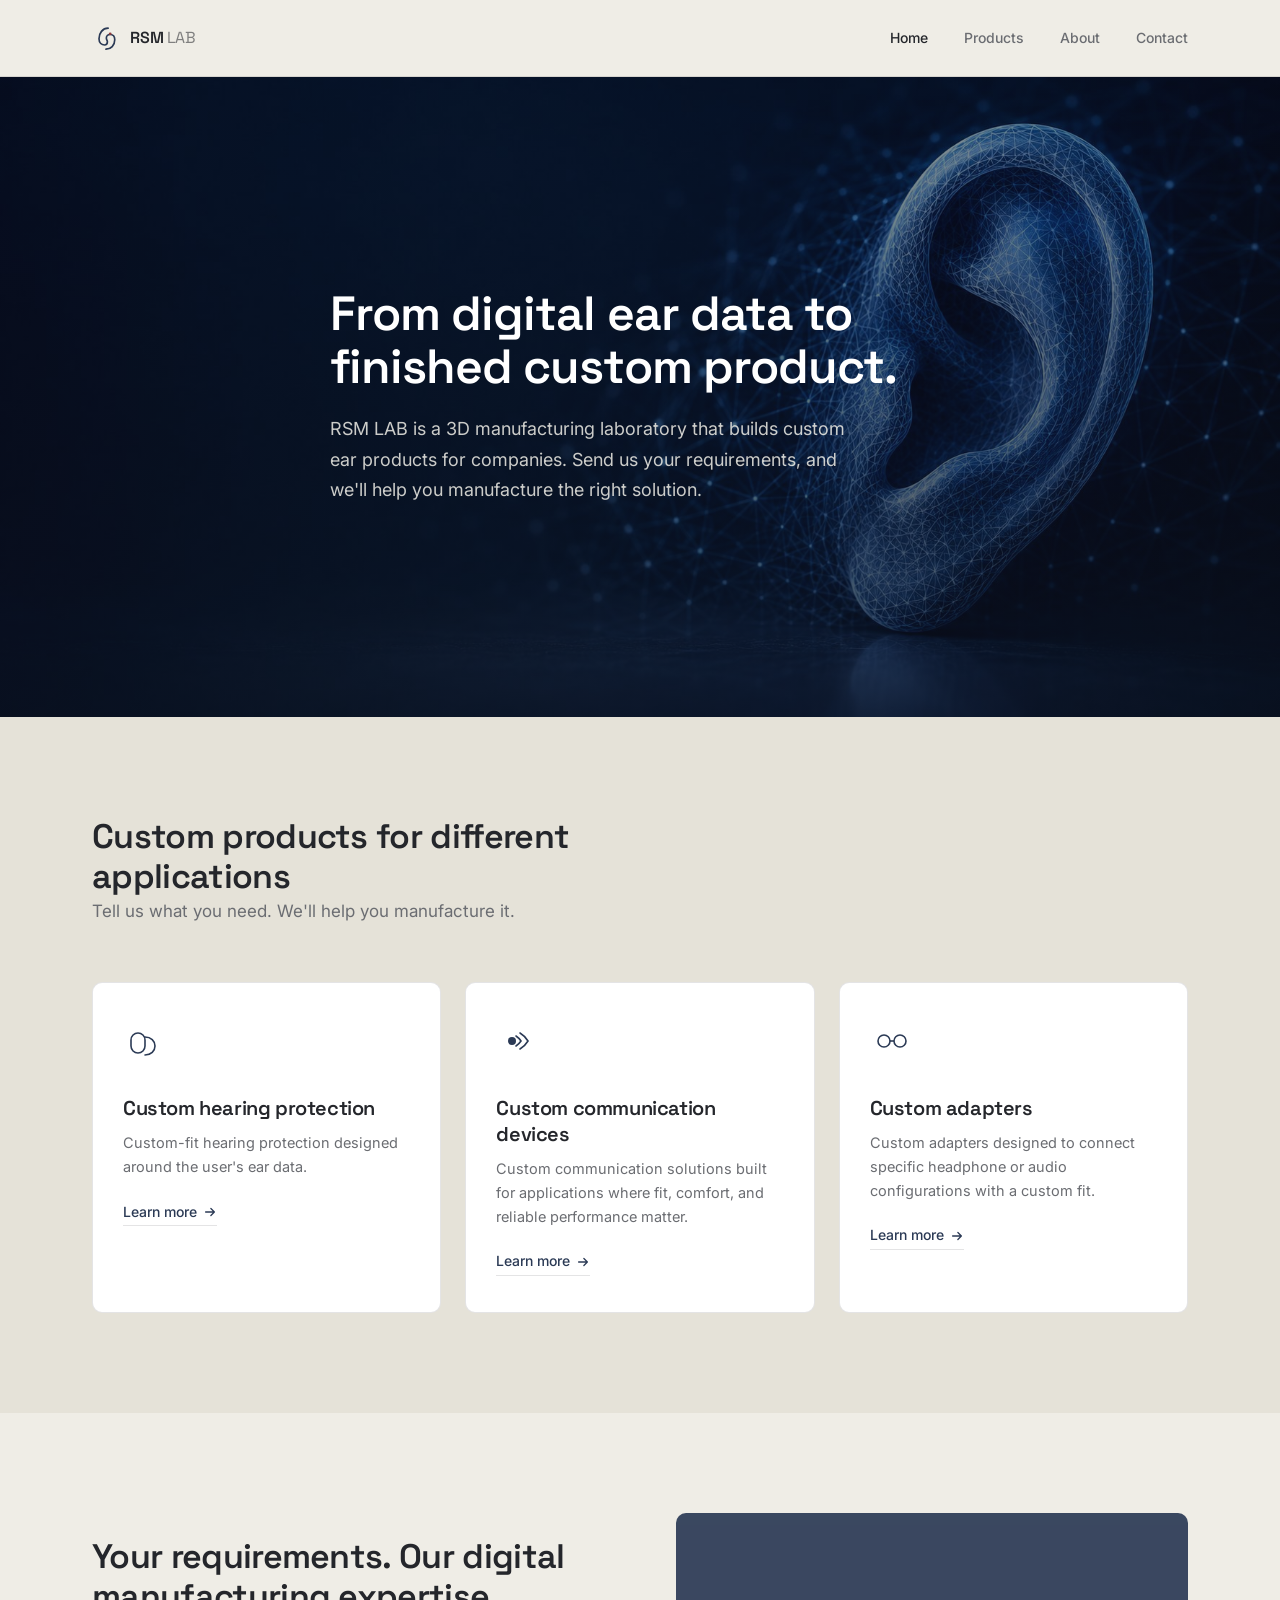
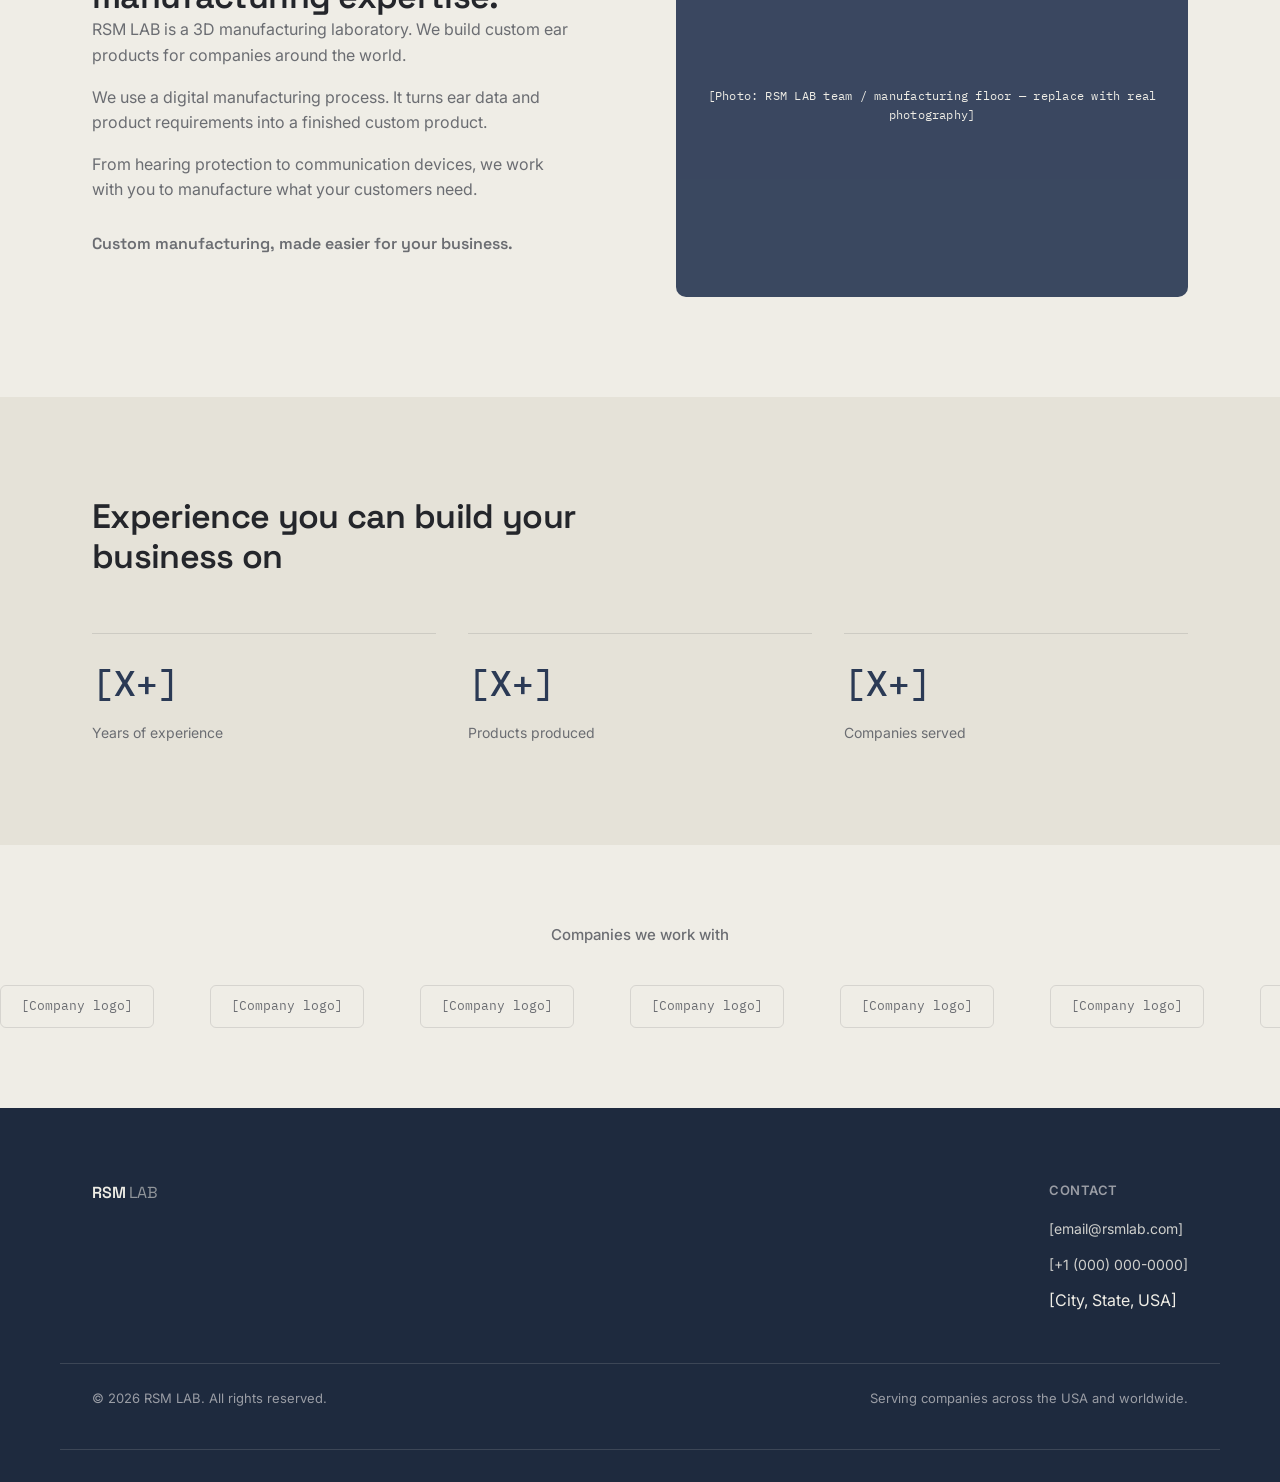
<file: index.html>
<!DOCTYPE html>
<html lang="en">
<head>
<meta charset="UTF-8">
<meta name="viewport" content="width=device-width, initial-scale=1.0">
<title>RSM LAB — Custom ear products, manufactured digitally</title>
<meta name="description" content="RSM LAB is a 3D manufacturing laboratory that builds custom hearing protection, communication devices, and adapters for companies.">
<link rel="preconnect" href="https://fonts.googleapis.com">
<link rel="preconnect" href="https://fonts.gstatic.com" crossorigin>
<link href="https://fonts.googleapis.com/css2?family=Space+Grotesk:wght@400;500;600;700&family=Inter:wght@400;500;600&family=IBM+Plex+Mono:wght@500&display=swap" rel="stylesheet">
<link rel="stylesheet" href="style.css">
</head>
<body>

<header class="nav">
  <div class="container">
    <a href="index.html" class="brand">
      <svg class="brand-mark" viewBox="0 0 40 40" fill="none"><path d="M23 6C15 6 10 13 10 21c0 6 4 9 8 9 3 0 4-2 4-4.5 0-2-1.5-3-1.5-5.5 0-3 2.5-5 5.5-5 4 0 6.5 3 6.5 7.5C32.5 30.5 27 36 20 36" stroke="#2B3A55" stroke-width="2.4" stroke-linecap="round"/><circle cx="26" cy="14" r="2" fill="#8C3B3B"/></svg>
      <span class="brand-word">RSM<span>LAB</span></span>
    </a>
    <div class="nav-links" id="nav-links">
      <a href="index.html" class="active">Home</a>
      <a href="products.html">Products</a>
      <a href="about.html">About</a>
      <a href="contact.html">Contact</a>
    </div>
    <button class="menu-toggle" aria-label="Open menu" aria-expanded="false" aria-controls="nav-links"><span></span><span></span><span></span></button>
  </div>
</header>

<section class="hero">
  <div class="container">
    <div class="hero-copy reveal">
      <h1>From digital ear data to finished custom product.</h1>
      <p class="lede">RSM LAB is a 3D manufacturing laboratory that builds custom ear products for companies. Send us your requirements, and we'll help you manufacture the right solution.</p>
    </div>
  </div>
</section>

<section class="section section-white" id="products-overview">
  <div class="container">
    <div class="section-head reveal">
      <h2>Custom products for different applications</h2>
      <p class="lede">Tell us what you need. We'll help you manufacture it.</p>
    </div>

    <div class="card-grid">
      <div class="product-card reveal">
        <svg class="product-icon" viewBox="0 0 44 44" fill="none"><rect x="8" y="14" width="14" height="20" rx="7" stroke="#2B3A55" stroke-width="1.6"/><path d="M22 18c6 0 10 4 10 9s-4 9-10 9" stroke="#2B3A55" stroke-width="1.6" stroke-linecap="round"/></svg>
        <h3>Custom hearing protection</h3>
        <p>Custom-fit hearing protection designed around the user's ear data.</p>
        <a href="products.html#hearing-protection" class="link-arrow">Learn more
          <svg viewBox="0 0 16 16" fill="none"><path d="M3 8h10M9 4l4 4-4 4" stroke="currentColor" stroke-width="1.5" stroke-linecap="round" stroke-linejoin="round"/></svg>
        </a>
      </div>

      <div class="product-card reveal">
        <svg class="product-icon" viewBox="0 0 44 44" fill="none"><circle cx="16" cy="22" r="4" fill="#2B3A55"/><path d="M24 14c5 3 8 8 8 8s-3 5-8 8" stroke="#2B3A55" stroke-width="1.6" stroke-linecap="round"/><path d="M20 17c3 2 5 5 5 5s-2 3-5 5" stroke="#2B3A55" stroke-width="1.6" stroke-linecap="round"/></svg>
        <h3>Custom communication devices</h3>
        <p>Custom communication solutions built for applications where fit, comfort, and reliable performance matter.</p>
        <a href="products.html#communication-devices" class="link-arrow">Learn more
          <svg viewBox="0 0 16 16" fill="none"><path d="M3 8h10M9 4l4 4-4 4" stroke="currentColor" stroke-width="1.5" stroke-linecap="round" stroke-linejoin="round"/></svg>
        </a>
      </div>

      <div class="product-card reveal">
        <svg class="product-icon" viewBox="0 0 44 44" fill="none"><circle cx="14" cy="22" r="6" stroke="#2B3A55" stroke-width="1.6"/><circle cx="30" cy="22" r="6" stroke="#2B3A55" stroke-width="1.6"/><line x1="20" y1="22" x2="24" y2="22" stroke="#2B3A55" stroke-width="1.6"/></svg>
        <h3>Custom adapters</h3>
        <p>Custom adapters designed to connect specific headphone or audio configurations with a custom fit.</p>
        <a href="products.html#adapters" class="link-arrow">Learn more
          <svg viewBox="0 0 16 16" fill="none"><path d="M3 8h10M9 4l4 4-4 4" stroke="currentColor" stroke-width="1.5" stroke-linecap="round" stroke-linejoin="round"/></svg>
        </a>
      </div>
    </div>
  </div>
</section>

<section class="section solution">
  <div class="container">
    <div class="solution-copy reveal">
      <h2>Your requirements. Our digital manufacturing expertise.</h2>
      <p>RSM LAB is a 3D manufacturing laboratory. We build custom ear products for companies around the world.</p>
      <p>We use a digital manufacturing process. It turns ear data and product requirements into a finished custom product.</p>
      <p>From hearing protection to communication devices, we work with you to manufacture what your customers need.</p>
      <p class="solution-message">Custom manufacturing, made easier for your business.</p>
    </div>
    <div class="reveal">
      <div class="photo-placeholder">[Photo: RSM LAB team / manufacturing floor — replace with real photography]</div>
    </div>
  </div>
</section>

<section class="section section-white">
  <div class="container">
    <div class="section-head reveal">
      <h2>Experience you can build your business on</h2>
    </div>
    <div class="capability-grid">
      <div class="capability-item reveal">
        <span class="capability-number">[X+]</span>
        <span class="capability-label">Years of experience</span>
      </div>
      <div class="capability-item reveal">
        <span class="capability-number">[X+]</span>
        <span class="capability-label">Products produced</span>
      </div>
      <div class="capability-item reveal">
        <span class="capability-number">[X+]</span>
        <span class="capability-label">Companies served</span>
      </div>
    </div>
  </div>
</section>

<section class="partners">
  <div class="container partners-head reveal">
    <h3>Companies we work with</h3>
  </div>
  <div class="marquee">
    <div class="marquee-track">
      <div class="marquee-item">[Company logo]</div>
      <div class="marquee-item">[Company logo]</div>
      <div class="marquee-item">[Company logo]</div>
      <div class="marquee-item">[Company logo]</div>
      <div class="marquee-item">[Company logo]</div>
      <div class="marquee-item">[Company logo]</div>
    </div>
    <div class="marquee-track" aria-hidden="true">
      <div class="marquee-item">[Company logo]</div>
      <div class="marquee-item">[Company logo]</div>
      <div class="marquee-item">[Company logo]</div>
      <div class="marquee-item">[Company logo]</div>
      <div class="marquee-item">[Company logo]</div>
      <div class="marquee-item">[Company logo]</div>
    </div>
  </div>
</section>

<footer class="footer">
  <div class="container">
    <div class="footer-brand">
      <span class="brand-word">RSM<span>LAB</span></span>
    </div>
    <div>
      <h4>Contact</h4>
      <ul>
        <li><a href="mailto:hello@rsmlab.com">[email@rsmlab.com]</a></li>
        <li><a href="tel:+10000000000">[+1 (000) 000-0000]</a></li>
        <li>[City, State, USA]</li>
      </ul>
    </div>
  </div>
  <div class="container footer-bottom">
    <span>&copy; 2026 RSM LAB. All rights reserved.</span>
    <span>Serving companies across the USA and worldwide.</span>
  </div>
</footer>

<script src="script.js"></script>
</body>
</html>
</file>
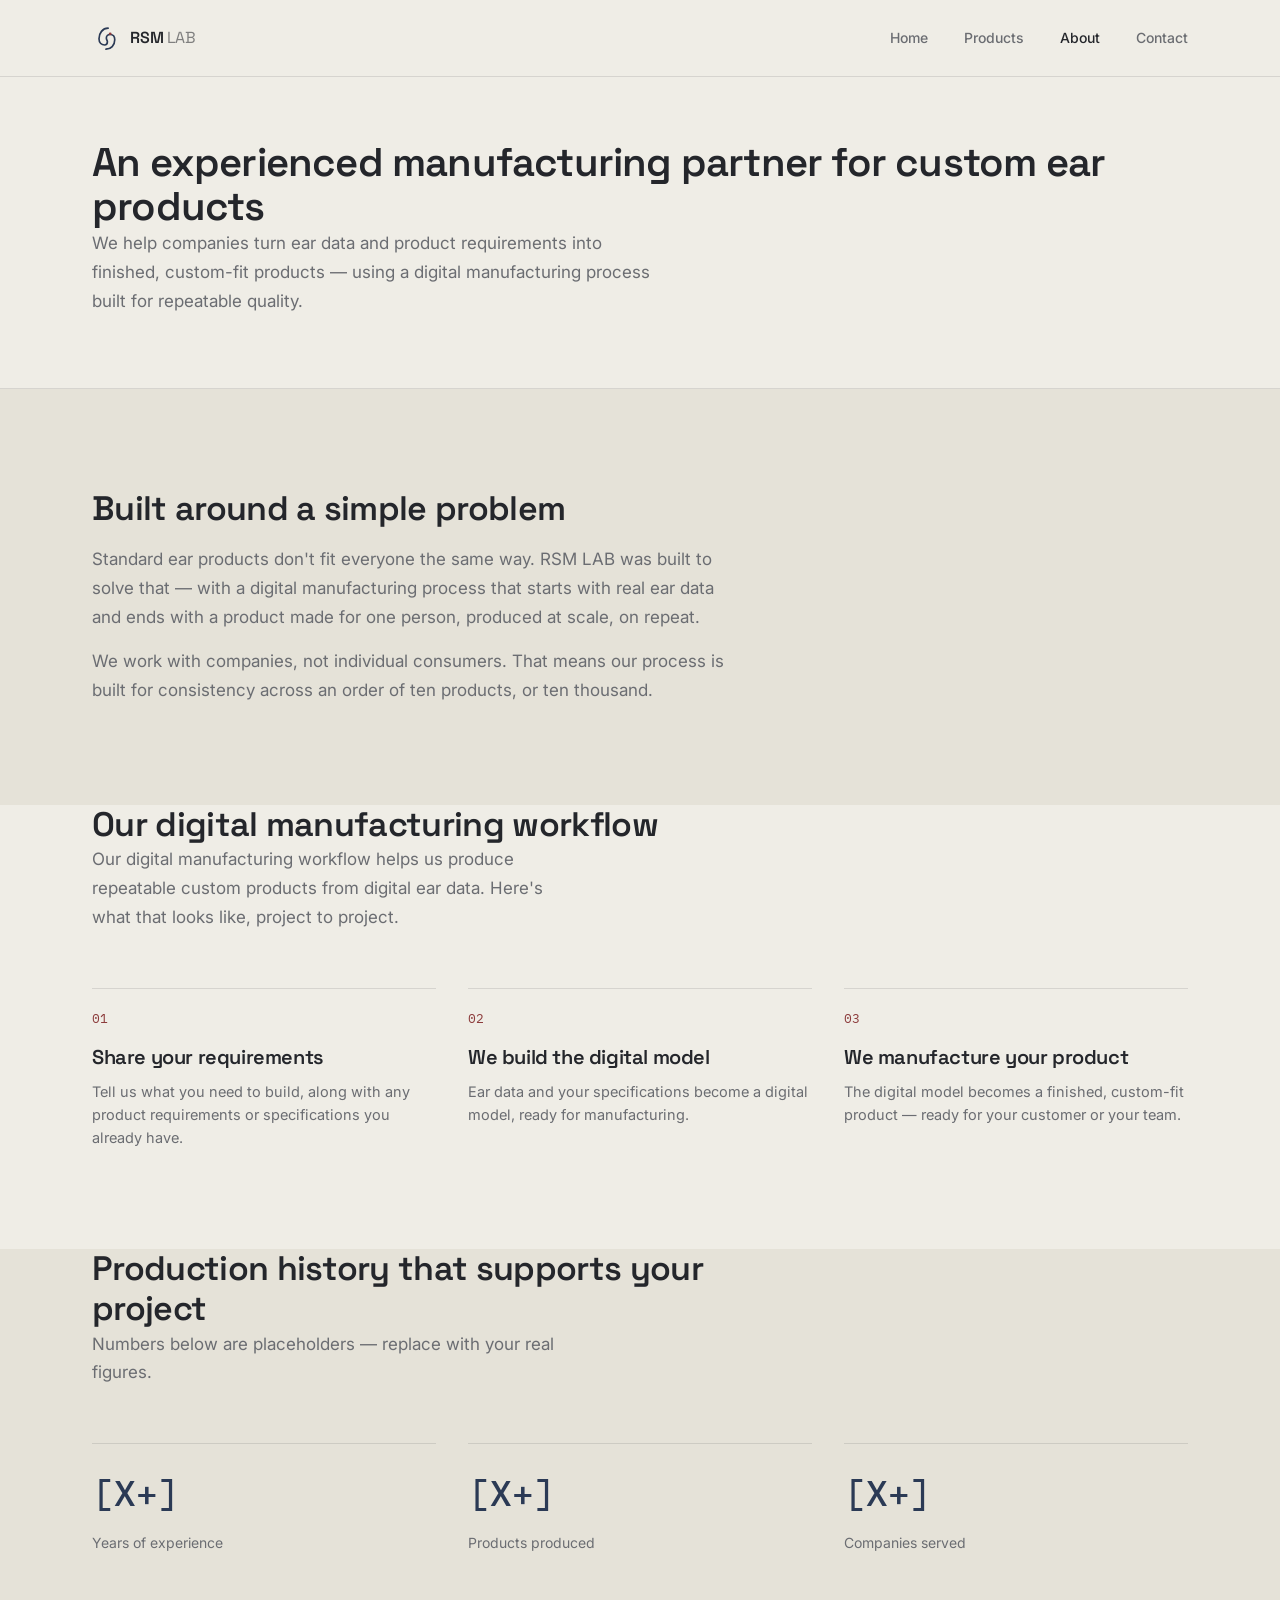
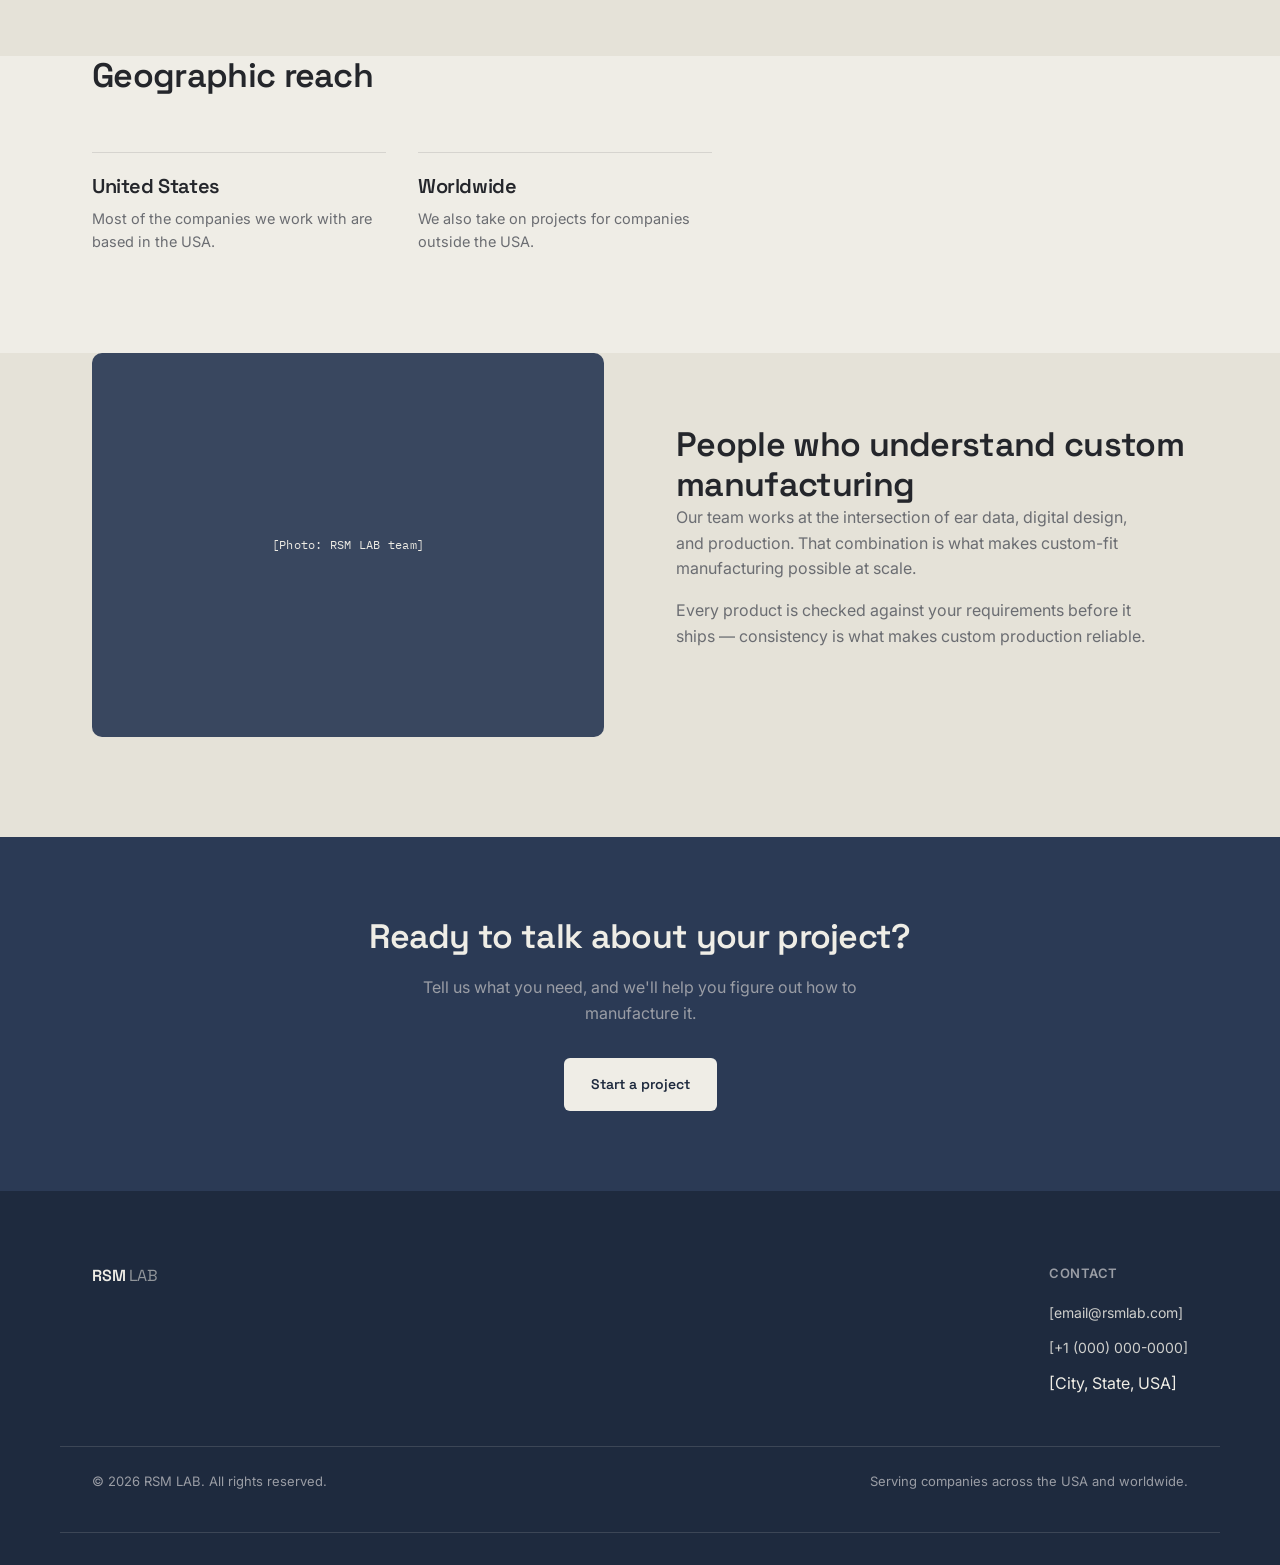
<file: about.html>
<!DOCTYPE html>
<html lang="en">
<head>
<meta charset="UTF-8">
<meta name="viewport" content="width=device-width, initial-scale=1.0">
<title>About — RSM LAB</title>
<meta name="description" content="RSM LAB is a 3D manufacturing laboratory helping companies turn ear data and product requirements into custom ear products.">
<link rel="preconnect" href="https://fonts.googleapis.com">
<link rel="preconnect" href="https://fonts.gstatic.com" crossorigin>
<link href="https://fonts.googleapis.com/css2?family=Space+Grotesk:wght@400;500;600;700&family=Inter:wght@400;500;600&family=IBM+Plex+Mono:wght@500&display=swap" rel="stylesheet">
<link rel="stylesheet" href="style.css">
</head>
<body>

<header class="nav">
  <div class="container">
    <a href="index.html" class="brand">
      <svg class="brand-mark" viewBox="0 0 40 40" fill="none"><path d="M23 6C15 6 10 13 10 21c0 6 4 9 8 9 3 0 4-2 4-4.5 0-2-1.5-3-1.5-5.5 0-3 2.5-5 5.5-5 4 0 6.5 3 6.5 7.5C32.5 30.5 27 36 20 36" stroke="#2B3A55" stroke-width="2.4" stroke-linecap="round"/><circle cx="26" cy="14" r="2" fill="#8C3B3B"/></svg>
      <span class="brand-word">RSM<span>LAB</span></span>
    </a>
    <div class="nav-links" id="nav-links">
      <a href="index.html">Home</a>
      <a href="products.html">Products</a>
      <a href="about.html" class="active">About</a>
      <a href="contact.html">Contact</a>
    </div>
    <button class="menu-toggle" aria-label="Open menu" aria-expanded="false" aria-controls="nav-links"><span></span><span></span><span></span></button>
  </div>
</header>

<section class="page-hero">
  <div class="container reveal">
    <h1 style="font-size:40px;">An experienced manufacturing partner for custom ear products</h1>
    <p class="lede">We help companies turn ear data and product requirements into finished, custom-fit products — using a digital manufacturing process built for repeatable quality.</p>
  </div>
</section>

<section class="section section-white">
  <div class="container">
    <div class="reveal">
      <h2 style="max-width:600px;">Built around a simple problem</h2>
      <p class="lede" style="max-width:640px; margin-top:16px;">Standard ear products don't fit everyone the same way. RSM LAB was built to solve that — with a digital manufacturing process that starts with real ear data and ends with a product made for one person, produced at scale, on repeat.</p>
      <p class="lede" style="max-width:640px; margin-top:16px;">We work with companies, not individual consumers. That means our process is built for consistency across an order of ten products, or ten thousand.</p>
    </div>
  </div>
</section>

<section class="section" style="padding-top:0;">
  <div class="container">
    <div class="section-head reveal">
      <h2>Our digital manufacturing workflow</h2>
      <p class="lede">Our digital manufacturing workflow helps us produce repeatable custom products from digital ear data. Here's what that looks like, project to project.</p>
    </div>
    <div class="process-grid">
      <div class="process-step reveal">
        <span class="process-index">01</span>
        <h3>Share your requirements</h3>
        <p>Tell us what you need to build, along with any product requirements or specifications you already have.</p>
      </div>
      <div class="process-step reveal">
        <span class="process-index">02</span>
        <h3>We build the digital model</h3>
        <p>Ear data and your specifications become a digital model, ready for manufacturing.</p>
      </div>
      <div class="process-step reveal">
        <span class="process-index">03</span>
        <h3>We manufacture your product</h3>
        <p>The digital model becomes a finished, custom-fit product — ready for your customer or your team.</p>
      </div>
    </div>
  </div>
</section>

<section class="section section-white" style="padding-top:0;">
  <div class="container">
    <div class="section-head reveal">
      <h2>Production history that supports your project</h2>
      <p class="lede">Numbers below are placeholders — replace with your real figures.</p>
    </div>
    <div class="capability-grid">
      <div class="capability-item reveal">
        <span class="capability-number">[X+]</span>
        <span class="capability-label">Years of experience</span>
      </div>
      <div class="capability-item reveal">
        <span class="capability-number">[X+]</span>
        <span class="capability-label">Products produced</span>
      </div>
      <div class="capability-item reveal">
        <span class="capability-number">[X+]</span>
        <span class="capability-label">Companies served</span>
      </div>
    </div>
  </div>
</section>

<section class="section" style="padding-top:0;">
  <div class="container">
    <div class="section-head reveal">
      <h2>Geographic reach</h2>
    </div>
    <div class="reach-row">
      <div class="reach-item reveal">
        <h3>United States</h3>
        <p>Most of the companies we work with are based in the USA.</p>
      </div>
      <div class="reach-item reveal">
        <h3>Worldwide</h3>
        <p>We also take on projects for companies outside the USA.</p>
      </div>
    </div>
  </div>
</section>

<section class="section section-white solution" style="padding-top:0;">
  <div class="container">
    <div class="reveal">
      <div class="photo-placeholder">[Photo: RSM LAB team]</div>
    </div>
    <div class="solution-copy reveal">
      <h2>People who understand custom manufacturing</h2>
      <p>Our team works at the intersection of ear data, digital design, and production. That combination is what makes custom-fit manufacturing possible at scale.</p>
      <p>Every product is checked against your requirements before it ships — consistency is what makes custom production reliable.</p>
    </div>
  </div>
</section>

<section class="cta-band">
  <div class="container reveal">
    <h2>Ready to talk about your project?</h2>
    <p>Tell us what you need, and we'll help you figure out how to manufacture it.</p>
    <a href="contact.html" class="btn btn-on-dark">Start a project</a>
  </div>
</section>

<footer class="footer">
  <div class="container">
    <div class="footer-brand">
      <span class="brand-word">RSM<span>LAB</span></span>
    </div>
    <div>
      <h4>Contact</h4>
      <ul>
        <li><a href="mailto:hello@rsmlab.com">[email@rsmlab.com]</a></li>
        <li><a href="tel:+10000000000">[+1 (000) 000-0000]</a></li>
        <li>[City, State, USA]</li>
      </ul>
    </div>
  </div>
  <div class="container footer-bottom">
    <span>&copy; 2026 RSM LAB. All rights reserved.</span>
    <span>Serving companies across the USA and worldwide.</span>
  </div>
</footer>

<script src="script.js"></script>
</body>
</html>
</file>
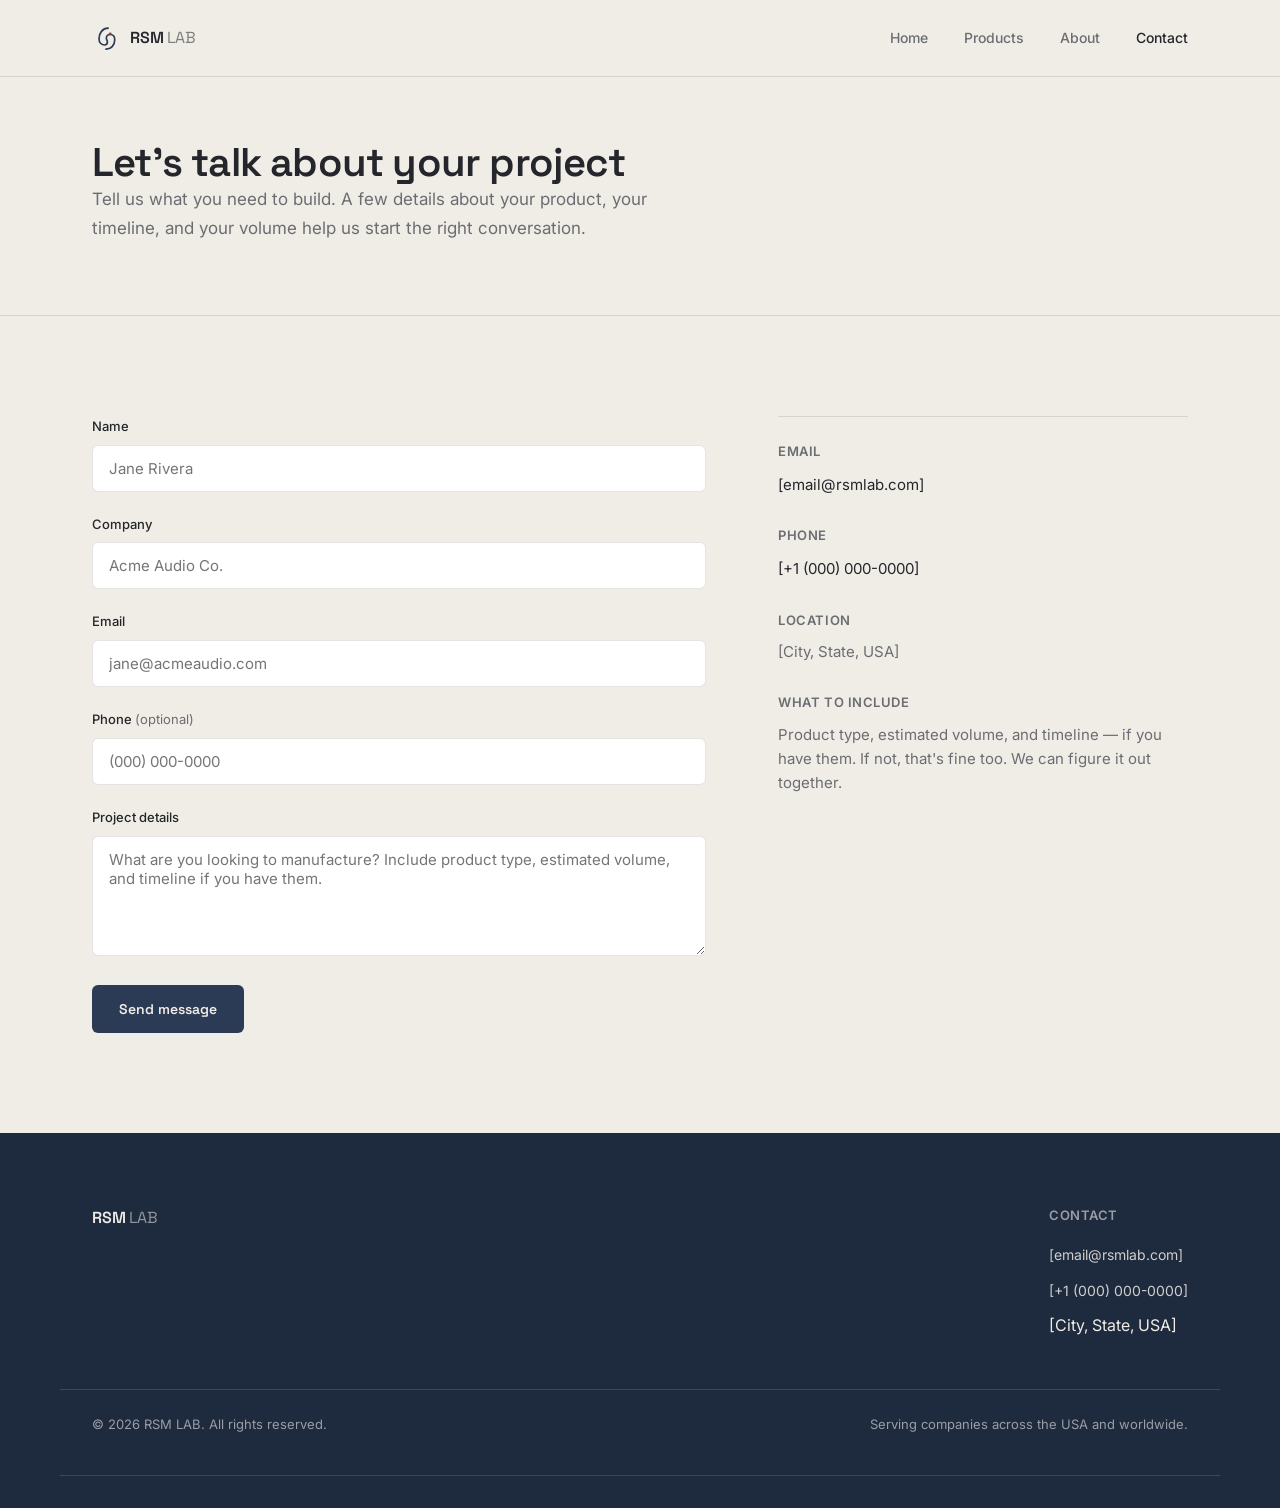
<file: contact.html>
<!DOCTYPE html>
<html lang="en">
<head>
<meta charset="UTF-8">
<meta name="viewport" content="width=device-width, initial-scale=1.0">
<title>Contact — RSM LAB</title>
<meta name="description" content="Tell RSM LAB about your custom ear product project. We'll help you figure out how to manufacture it.">
<link rel="preconnect" href="https://fonts.googleapis.com">
<link rel="preconnect" href="https://fonts.gstatic.com" crossorigin>
<link href="https://fonts.googleapis.com/css2?family=Space+Grotesk:wght@400;500;600;700&family=Inter:wght@400;500;600&family=IBM+Plex+Mono:wght@500&display=swap" rel="stylesheet">
<link rel="stylesheet" href="style.css">
</head>
<body>

<header class="nav">
  <div class="container">
    <a href="index.html" class="brand">
      <svg class="brand-mark" viewBox="0 0 40 40" fill="none"><path d="M23 6C15 6 10 13 10 21c0 6 4 9 8 9 3 0 4-2 4-4.5 0-2-1.5-3-1.5-5.5 0-3 2.5-5 5.5-5 4 0 6.5 3 6.5 7.5C32.5 30.5 27 36 20 36" stroke="#2B3A55" stroke-width="2.4" stroke-linecap="round"/><circle cx="26" cy="14" r="2" fill="#8C3B3B"/></svg>
      <span class="brand-word">RSM<span>LAB</span></span>
    </a>
    <div class="nav-links" id="nav-links">
      <a href="index.html">Home</a>
      <a href="products.html">Products</a>
      <a href="about.html">About</a>
      <a href="contact.html" class="active">Contact</a>
    </div>
    <button class="menu-toggle" aria-label="Open menu" aria-expanded="false" aria-controls="nav-links"><span></span><span></span><span></span></button>
  </div>
</header>

<section class="page-hero">
  <div class="container reveal">
    <h1 style="font-size:40px;">Let's talk about your project</h1>
    <p class="lede">Tell us what you need to build. A few details about your product, your timeline, and your volume help us start the right conversation.</p>
  </div>
</section>

<section class="section">
  <div class="container contact-grid">

    <div class="reveal">
      <form id="contact-form" novalidate>
        <div class="field">
          <label for="name">Name</label>
          <input type="text" id="name" name="name" required placeholder="Jane Rivera">
          <p class="field-error">Enter your name.</p>
        </div>
        <div class="field">
          <label for="company">Company</label>
          <input type="text" id="company" name="company" required placeholder="Acme Audio Co.">
          <p class="field-error">Enter your company name.</p>
        </div>
        <div class="field">
          <label for="email">Email</label>
          <input type="email" id="email" name="email" required placeholder="jane@acmeaudio.com">
          <p class="field-error">Enter a valid email address.</p>
        </div>
        <div class="field">
          <label for="phone">Phone <span class="optional">(optional)</span></label>
          <input type="tel" id="phone" name="phone" placeholder="(000) 000-0000">
        </div>
        <div class="field">
          <label for="details">Project details</label>
          <textarea id="details" name="details" required placeholder="What are you looking to manufacture? Include product type, estimated volume, and timeline if you have them."></textarea>
          <p class="field-error">Tell us a bit about your project.</p>
        </div>
        <button type="submit" class="btn btn-primary">Send message</button>
      </form>

      <div class="form-success" id="form-success">
        <h3>Message received</h3>
        <p>Thanks for reaching out. We'll review your project details and get back to you shortly.</p>
      </div>
    </div>

    <div class="info-panel reveal">
      <div class="info-block">
        <h4>Email</h4>
        <a href="mailto:hello@rsmlab.com">[email@rsmlab.com]</a>
      </div>
      <div class="info-block">
        <h4>Phone</h4>
        <a href="tel:+10000000000">[+1 (000) 000-0000]</a>
      </div>
      <div class="info-block">
        <h4>Location</h4>
        <p>[City, State, USA]</p>
      </div>
      <div class="info-block">
        <h4>What to include</h4>
        <p>Product type, estimated volume, and timeline — if you have them. If not, that's fine too. We can figure it out together.</p>
      </div>
    </div>

  </div>
</section>

<footer class="footer">
  <div class="container">
    <div class="footer-brand">
      <span class="brand-word">RSM<span>LAB</span></span>
    </div>
    <div>
      <h4>Contact</h4>
      <ul>
        <li><a href="mailto:hello@rsmlab.com">[email@rsmlab.com]</a></li>
        <li><a href="tel:+10000000000">[+1 (000) 000-0000]</a></li>
        <li>[City, State, USA]</li>
      </ul>
    </div>
  </div>
  <div class="container footer-bottom">
    <span>&copy; 2026 RSM LAB. All rights reserved.</span>
    <span>Serving companies across the USA and worldwide.</span>
  </div>
</footer>

<script src="script.js"></script>
</body>
</html>
</file>
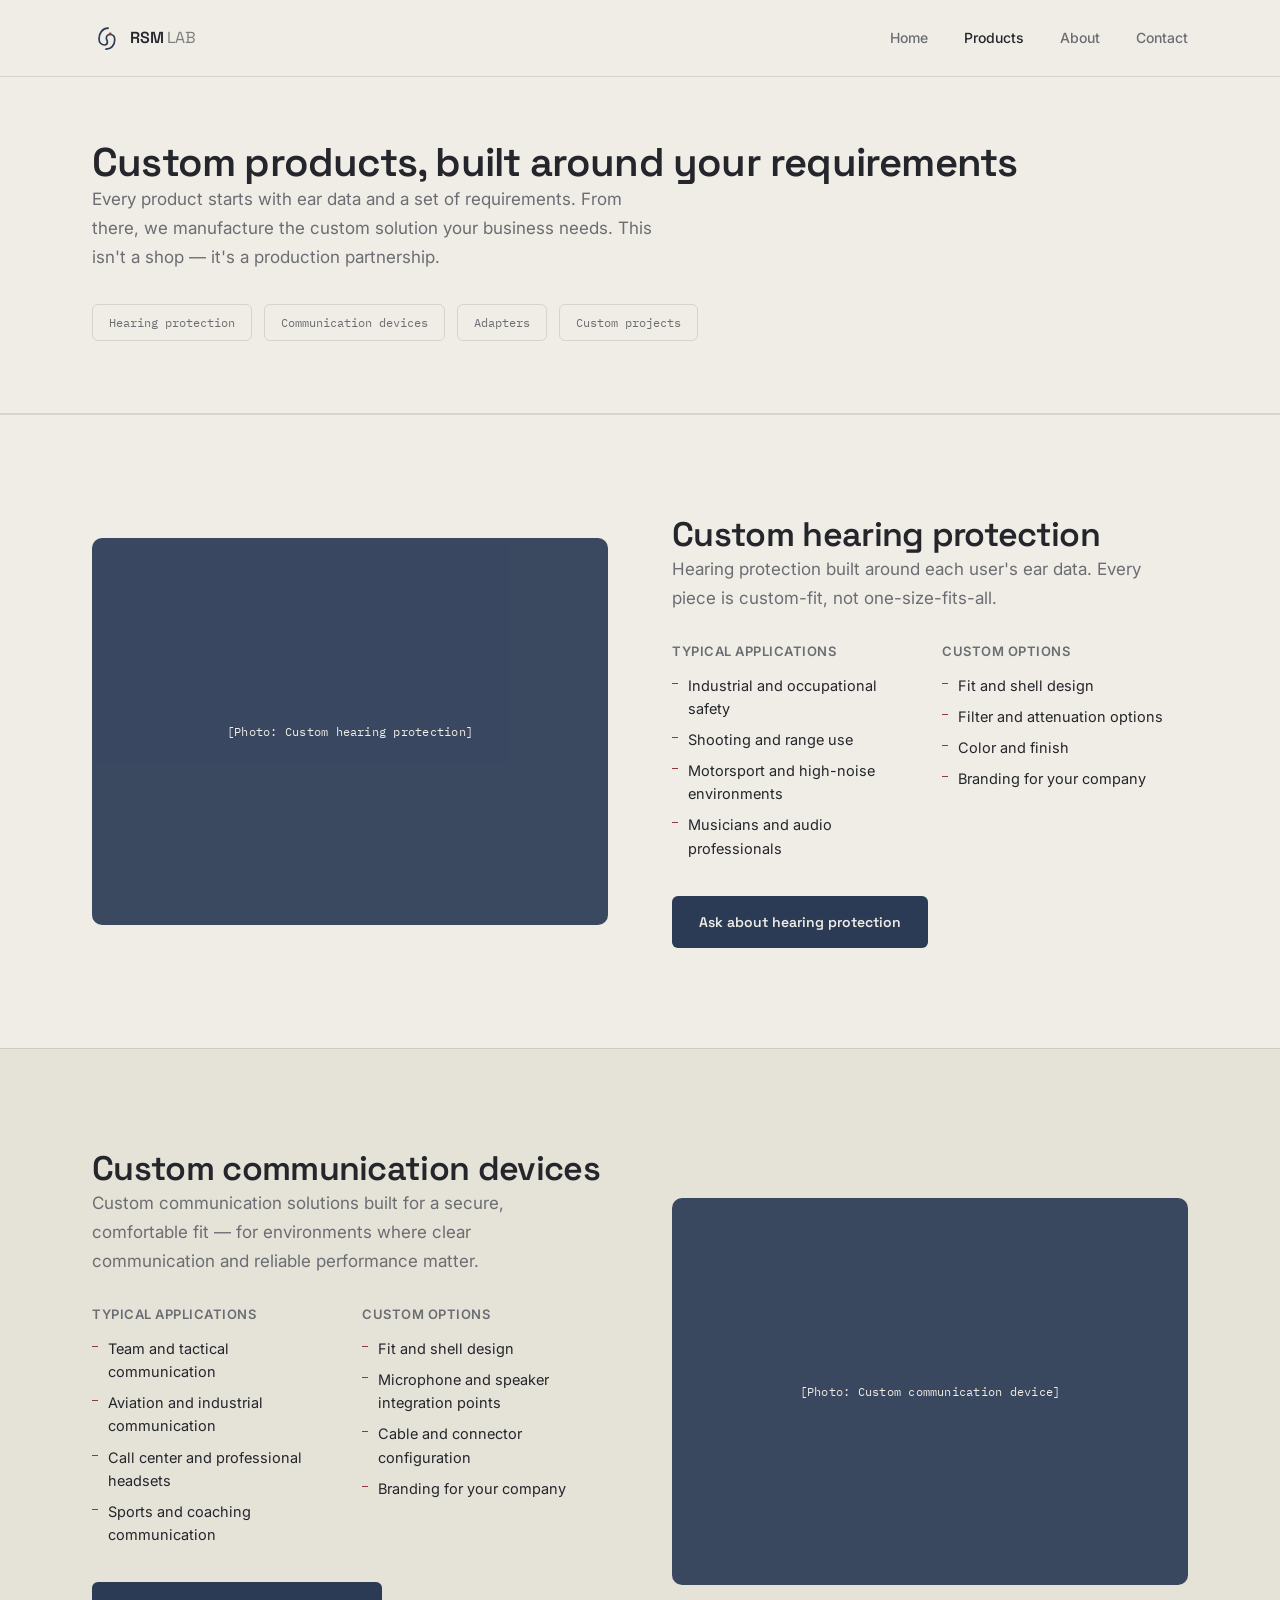
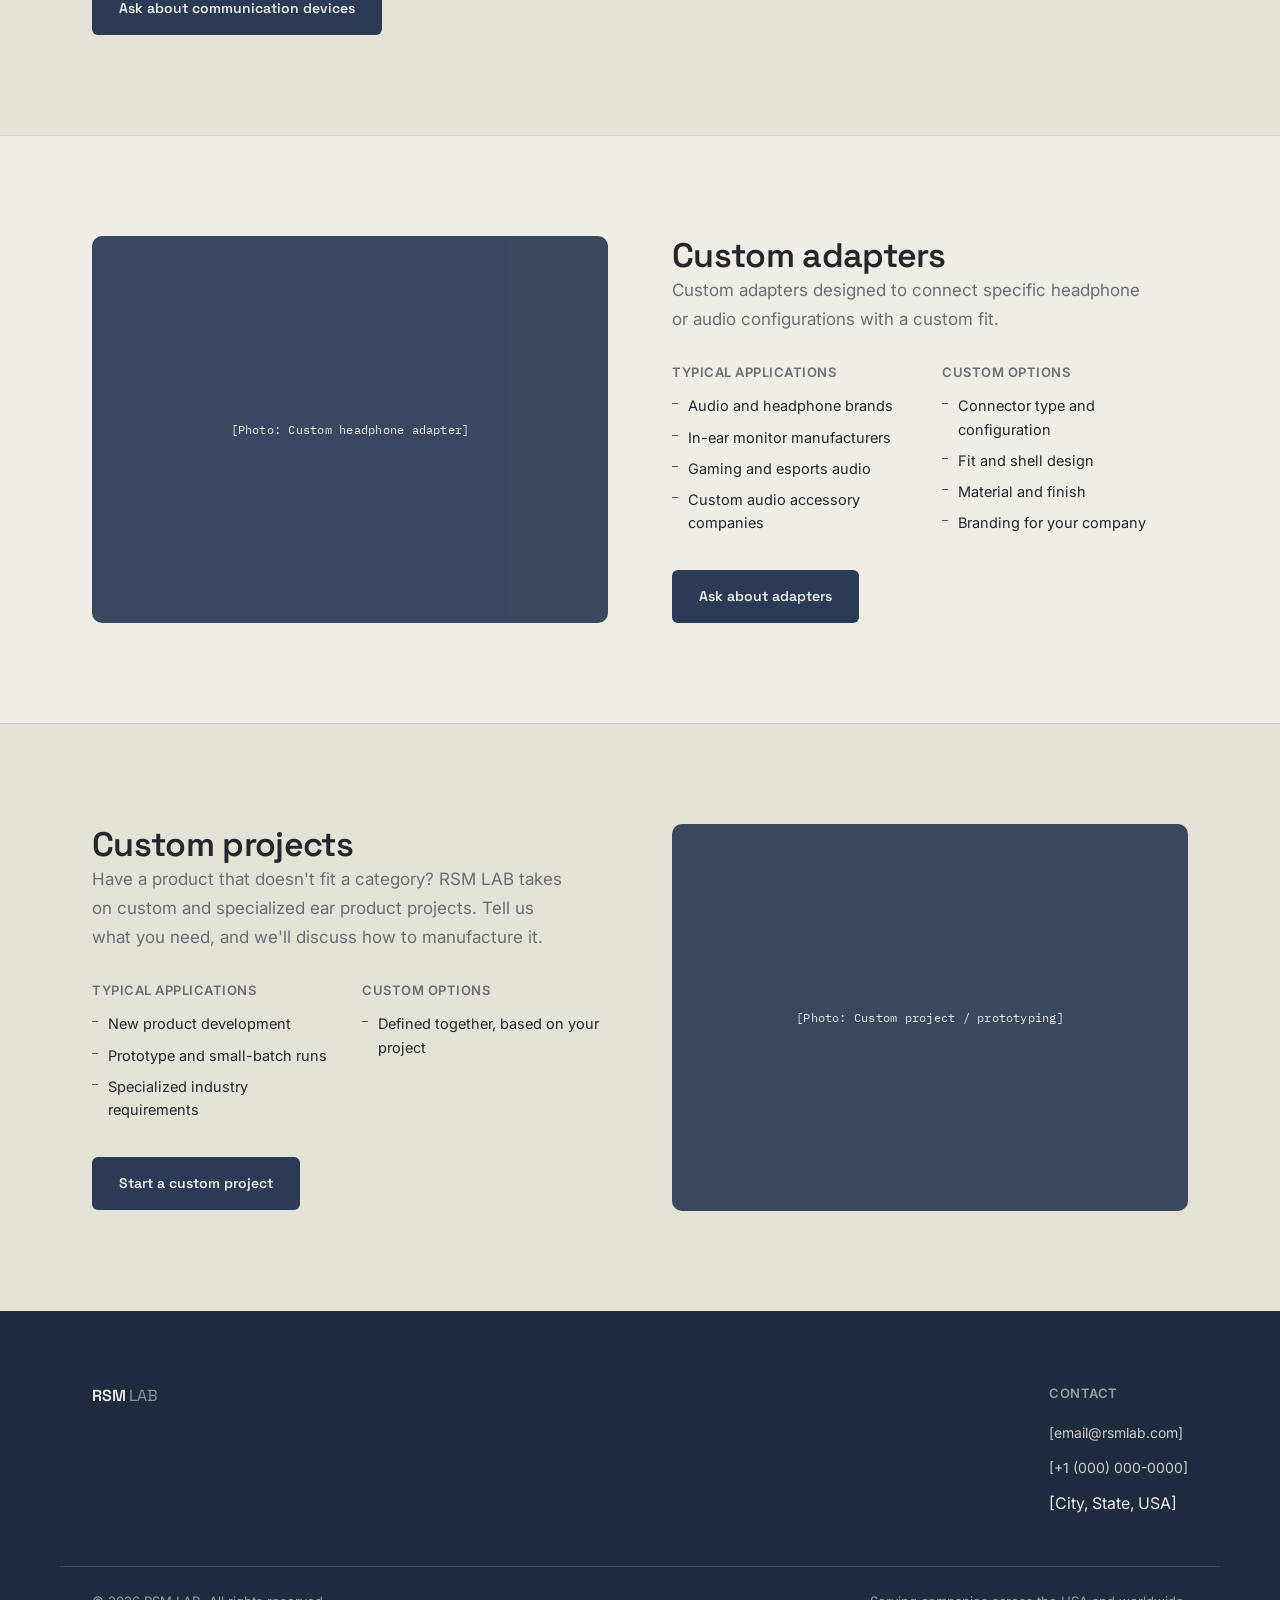
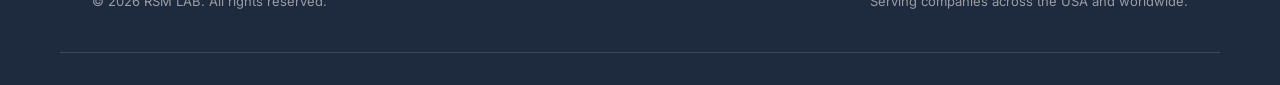
<file: products.html>
<!DOCTYPE html>
<html lang="en">
<head>
<meta charset="UTF-8">
<meta name="viewport" content="width=device-width, initial-scale=1.0">
<title>Products — RSM LAB</title>
<meta name="description" content="Custom hearing protection, communication devices, and adapters — manufactured by RSM LAB from digital ear data.">
<link rel="preconnect" href="https://fonts.googleapis.com">
<link rel="preconnect" href="https://fonts.gstatic.com" crossorigin>
<link href="https://fonts.googleapis.com/css2?family=Space+Grotesk:wght@400;500;600;700&family=Inter:wght@400;500;600&family=IBM+Plex+Mono:wght@500&display=swap" rel="stylesheet">
<link rel="stylesheet" href="style.css">
</head>
<body>

<header class="nav">
  <div class="container">
    <a href="index.html" class="brand">
      <svg class="brand-mark" viewBox="0 0 40 40" fill="none"><path d="M23 6C15 6 10 13 10 21c0 6 4 9 8 9 3 0 4-2 4-4.5 0-2-1.5-3-1.5-5.5 0-3 2.5-5 5.5-5 4 0 6.5 3 6.5 7.5C32.5 30.5 27 36 20 36" stroke="#2B3A55" stroke-width="2.4" stroke-linecap="round"/><circle cx="26" cy="14" r="2" fill="#8C3B3B"/></svg>
      <span class="brand-word">RSM<span>LAB</span></span>
    </a>
    <div class="nav-links" id="nav-links">
      <a href="index.html">Home</a>
      <a href="products.html" class="active">Products</a>
      <a href="about.html">About</a>
      <a href="contact.html">Contact</a>
    </div>
    <button class="menu-toggle" aria-label="Open menu" aria-expanded="false" aria-controls="nav-links"><span></span><span></span><span></span></button>
  </div>
</header>

<section class="page-hero">
  <div class="container reveal">
    <h1 style="font-size:40px;">Custom products, built around your requirements</h1>
    <p class="lede">Every product starts with ear data and a set of requirements. From there, we manufacture the custom solution your business needs. This isn't a shop — it's a production partnership.</p>
    <div class="catalog-nav">
      <a href="#hearing-protection">Hearing protection</a>
      <a href="#communication-devices">Communication devices</a>
      <a href="#adapters">Adapters</a>
      <a href="#custom-projects">Custom projects</a>
    </div>
  </div>
</section>

<section class="section product-detail" id="hearing-protection">
  <div class="container product-detail-grid">
    <div class="reveal photo-placeholder-wrap">
      <div class="photo-placeholder">[Photo: Custom hearing protection]</div>
    </div>
    <div class="reveal">
      <h2>Custom hearing protection</h2>
      <p class="lede" style="margin-bottom:0;">Hearing protection built around each user's ear data. Every piece is custom-fit, not one-size-fits-all.</p>
      <div class="spec-columns">
        <div>
          <h4>Typical applications</h4>
          <ul class="spec-list">
            <li>Industrial and occupational safety</li>
            <li>Shooting and range use</li>
            <li>Motorsport and high-noise environments</li>
            <li>Musicians and audio professionals</li>
          </ul>
        </div>
        <div>
          <h4>Custom options</h4>
          <ul class="spec-list">
            <li>Fit and shell design</li>
            <li>Filter and attenuation options</li>
            <li>Color and finish</li>
            <li>Branding for your company</li>
          </ul>
        </div>
      </div>
      <a href="contact.html" class="btn btn-primary" style="margin-top:28px;">Ask about hearing protection</a>
    </div>
  </div>
</section>

<section class="section section-white product-detail" id="communication-devices">
  <div class="container product-detail-grid reverse">
    <div class="reveal">
      <h2>Custom communication devices</h2>
      <p class="lede" style="margin-bottom:0;">Custom communication solutions built for a secure, comfortable fit — for environments where clear communication and reliable performance matter.</p>
      <div class="spec-columns">
        <div>
          <h4>Typical applications</h4>
          <ul class="spec-list">
            <li>Team and tactical communication</li>
            <li>Aviation and industrial communication</li>
            <li>Call center and professional headsets</li>
            <li>Sports and coaching communication</li>
          </ul>
        </div>
        <div>
          <h4>Custom options</h4>
          <ul class="spec-list">
            <li>Fit and shell design</li>
            <li>Microphone and speaker integration points</li>
            <li>Cable and connector configuration</li>
            <li>Branding for your company</li>
          </ul>
        </div>
      </div>
      <a href="contact.html" class="btn btn-primary" style="margin-top:28px;">Ask about communication devices</a>
    </div>
    <div class="reveal photo-placeholder-wrap">
      <div class="photo-placeholder">[Photo: Custom communication device]</div>
    </div>
  </div>
</section>

<section class="section product-detail" id="adapters">
  <div class="container product-detail-grid">
    <div class="reveal photo-placeholder-wrap">
      <div class="photo-placeholder">[Photo: Custom headphone adapter]</div>
    </div>
    <div class="reveal">
      <h2>Custom adapters</h2>
      <p class="lede" style="margin-bottom:0;">Custom adapters designed to connect specific headphone or audio configurations with a custom fit.</p>
      <div class="spec-columns">
        <div>
          <h4>Typical applications</h4>
          <ul class="spec-list">
            <li>Audio and headphone brands</li>
            <li>In-ear monitor manufacturers</li>
            <li>Gaming and esports audio</li>
            <li>Custom audio accessory companies</li>
          </ul>
        </div>
        <div>
          <h4>Custom options</h4>
          <ul class="spec-list">
            <li>Connector type and configuration</li>
            <li>Fit and shell design</li>
            <li>Material and finish</li>
            <li>Branding for your company</li>
          </ul>
        </div>
      </div>
      <a href="contact.html" class="btn btn-primary" style="margin-top:28px;">Ask about adapters</a>
    </div>
  </div>
</section>

<section class="section section-white product-detail" id="custom-projects">
  <div class="container product-detail-grid reverse">
    <div class="reveal">
      <h2>Custom projects</h2>
      <p class="lede" style="margin-bottom:0;">Have a product that doesn't fit a category? RSM LAB takes on custom and specialized ear product projects. Tell us what you need, and we'll discuss how to manufacture it.</p>
      <div class="spec-columns">
        <div>
          <h4>Typical applications</h4>
          <ul class="spec-list">
            <li>New product development</li>
            <li>Prototype and small-batch runs</li>
            <li>Specialized industry requirements</li>
          </ul>
        </div>
        <div>
          <h4>Custom options</h4>
          <ul class="spec-list">
            <li>Defined together, based on your project</li>
          </ul>
        </div>
      </div>
      <a href="contact.html" class="btn btn-primary" style="margin-top:28px;">Start a custom project</a>
    </div>
    <div class="reveal photo-placeholder-wrap">
      <div class="photo-placeholder">[Photo: Custom project / prototyping]</div>
    </div>
  </div>
</section>

<footer class="footer">
  <div class="container">
    <div class="footer-brand">
      <span class="brand-word">RSM<span>LAB</span></span>
    </div>
    <div>
      <h4>Contact</h4>
      <ul>
        <li><a href="mailto:hello@rsmlab.com">[email@rsmlab.com]</a></li>
        <li><a href="tel:+10000000000">[+1 (000) 000-0000]</a></li>
        <li>[City, State, USA]</li>
      </ul>
    </div>
  </div>
  <div class="container footer-bottom">
    <span>&copy; 2026 RSM LAB. All rights reserved.</span>
    <span>Serving companies across the USA and worldwide.</span>
  </div>
</footer>

<script src="script.js"></script>
</body>
</html>
</file>
<file: style.css>
/* ===== RSM LAB — shared styles ===== */

:root {
  --navy: #2B3A55;
  --navy-dark: #1E2A3E;
  --red: #8C3B3B;
  --red-dark: #722F2F;
  --stone: #EFEDE6;
  --stone-2: #E5E2D8;
  --charcoal: #24262B;
  --ink: #24262B;
  --muted: #6B6D72;
  --muted-on-dark: #9A9DA5;
  --line: rgba(36, 38, 43, 0.12);
  --line-on-dark: rgba(239, 237, 230, 0.14);
  --white: #FFFFFF;

  --font-display: 'Space Grotesk', sans-serif;
  --font-body: 'Inter', sans-serif;
  --font-mono: 'IBM Plex Mono', monospace;

  --radius-sm: 6px;
  --radius-md: 10px;
  --container: 1160px;
  --ease: cubic-bezier(0.4, 0, 0.2, 1);
}

* { box-sizing: border-box; margin: 0; padding: 0; }

html { scroll-behavior: smooth; }

body {
  font-family: var(--font-body);
  background: var(--stone);
  color: var(--ink);
  line-height: 1.6;
  -webkit-font-smoothing: antialiased;
}

img { max-width: 100%; display: block; }

a { color: inherit; text-decoration: none; }

.container {
  max-width: var(--container);
  margin: 0 auto;
  padding: 0 32px;
}

h1, h2, h3, h4 {
  font-family: var(--font-display);
  font-weight: 600;
  letter-spacing: -0.02em;
  color: var(--ink);
}

h1 { font-size: 48px; line-height: 1.1; }
h2 { font-size: 34px; line-height: 1.18; }
h3 { font-size: 20px; line-height: 1.3; }

p { color: var(--ink); }

.lede {
  font-size: 17px;
  color: var(--muted);
  max-width: 480px;
  line-height: 1.7;
}

.section {
  padding: 100px 0;
}

.section-white {
  background: var(--stone-2);
}

.section-head {
  max-width: 620px;
  margin-bottom: 56px;
}

.section-head.center {
  margin-left: auto;
  margin-right: auto;
  text-align: center;
}

/* ===== Buttons ===== */

.btn {
  font-family: var(--font-display);
  font-weight: 600;
  font-size: 14px;
  padding: 14px 26px;
  border-radius: var(--radius-sm);
  display: inline-flex;
  align-items: center;
  gap: 8px;
  border: 1px solid transparent;
  cursor: pointer;
  transition: transform 0.15s var(--ease), background 0.2s var(--ease), border-color 0.2s var(--ease);
}

.btn:active { transform: scale(0.97); }

.btn-primary {
  background: var(--navy);
  color: var(--stone);
}
.btn-primary:hover { background: var(--navy-dark); }

.btn-secondary {
  background: transparent;
  color: var(--ink);
  border-color: var(--line);
}
.btn-secondary:hover { border-color: var(--ink); }

.btn-on-dark {
  background: var(--stone);
  color: var(--navy-dark);
}
.btn-on-dark:hover { background: var(--white); }

.link-arrow {
  font-size: 14px;
  font-weight: 500;
  display: inline-flex;
  align-items: center;
  gap: 6px;
  color: var(--navy);
  border-bottom: 1px solid var(--line);
  padding-bottom: 2px;
  transition: border-color 0.2s var(--ease), gap 0.2s var(--ease);
}
.link-arrow:hover { border-color: var(--navy); gap: 10px; }
.link-arrow svg { width: 14px; height: 14px; }

/* ===== Nav ===== */

.nav {
  position: sticky;
  top: 0;
  z-index: 50;
  background: rgba(239, 237, 230, 0.97);
  border-bottom: 1px solid var(--line);
}

.nav .container {
  display: flex;
  align-items: center;
  justify-content: space-between;
  height: 76px;
}

.brand {
  display: flex;
  align-items: center;
  gap: 10px;
}

.brand-mark { width: 28px; height: 28px; flex-shrink: 0; }

.brand-word {
  font-family: var(--font-display);
  font-size: 16px;
  font-weight: 600;
  letter-spacing: -0.01em;
}
.brand-word span { font-weight: 400; opacity: 0.55; margin-left: 3px; }

.nav-links {
  display: flex;
  align-items: center;
  gap: 36px;
}

.nav-links a:not(.btn) {
  font-size: 14px;
  font-weight: 500;
  color: var(--muted);
  transition: color 0.2s var(--ease);
}
.nav-links a:not(.btn):hover { color: var(--ink); }
.nav-links a.active { color: var(--ink); }

.menu-toggle {
  display: none;
  background: none;
  border: none;
  cursor: pointer;
  padding: 8px;
}
.menu-toggle span {
  display: block;
  width: 22px;
  height: 2px;
  background: var(--ink);
  margin: 5px 0;
  transition: transform 0.2s var(--ease), opacity 0.2s var(--ease);
}
.menu-toggle.open span:nth-child(1) { transform: translateY(7px) rotate(45deg); }
.menu-toggle.open span:nth-child(2) { opacity: 0; }
.menu-toggle.open span:nth-child(3) { transform: translateY(-7px) rotate(-45deg); }

/* ===== Hero ===== */

.hero {
  min-height: 640px;
  display: flex;
  align-items: center;
  background: linear-gradient(180deg, rgba(12, 17, 26, 0.45), rgba(12, 17, 26, 0.7)), url('images/hero-ear.jpg');
  background-size: cover;
  background-position: center;
  padding: 72px 0;
}

.hero h1 { max-width: 620px; margin-bottom: 20px; color: var(--white); }

.hero .lede { color: rgba(239, 237, 230, 0.85); max-width: 540px; font-size: 18px; }

/* ===== Product cards ===== */

.card-grid {
  display: grid;
  grid-template-columns: repeat(3, 1fr);
  gap: 24px;
}

.product-card {
  background: var(--white);
  border: 1px solid var(--line);
  border-radius: var(--radius-md);
  padding: 36px 30px;
  transition: transform 0.2s var(--ease), box-shadow 0.2s var(--ease);
}

.product-card:hover {
  transform: translateY(-4px);
  box-shadow: 0 12px 28px rgba(43, 58, 85, 0.1);
}

.product-icon {
  width: 44px;
  height: 44px;
  margin-bottom: 24px;
}

.product-card h3 { margin-bottom: 10px; }

.product-card p {
  color: var(--muted);
  font-size: 14.5px;
  line-height: 1.65;
  margin-bottom: 20px;
}

/* ===== Solution split ===== */

.solution .container {
  display: grid;
  grid-template-columns: 1fr 1fr;
  gap: 72px;
  align-items: center;
}

.solution-copy p {
  color: var(--muted);
  font-size: 16px;
  margin-bottom: 16px;
  max-width: 480px;
}

.solution-message {
  font-family: var(--font-display);
  font-size: 20px;
  font-weight: 600;
  color: var(--navy);
  margin-top: 28px;
  max-width: 420px;
}

.photo-placeholder {
  background: var(--navy);
  color: var(--stone);
  border-radius: var(--radius-md);
  aspect-ratio: 4/3;
  display: flex;
  align-items: center;
  justify-content: center;
  text-align: center;
  padding: 24px;
  font-family: var(--font-mono);
  font-size: 12px;
  letter-spacing: 0.02em;
  opacity: 0.92;
}

/* ===== Marquee ===== */

.partners {
  padding: 80px 0;
  overflow: hidden;
}

.partners-head {
  text-align: center;
  margin-bottom: 40px;
}

.partners-head h3 { color: var(--muted); font-weight: 500; font-size: 15px; font-family: var(--font-body); letter-spacing: 0; }

.marquee {
  display: flex;
  width: max-content;
  animation: scroll-left 28s linear infinite;
}

.marquee-track { display: flex; gap: 56px; padding-right: 56px; align-items: center; }

.marquee-item {
  font-family: var(--font-mono);
  font-size: 13px;
  color: var(--muted);
  border: 1px solid var(--line);
  padding: 10px 20px;
  border-radius: var(--radius-sm);
  white-space: nowrap;
}

@keyframes scroll-left {
  from { transform: translateX(0); }
  to { transform: translateX(-50%); }
}

@media (prefers-reduced-motion: reduce) {
  .marquee { animation: none; }
}

/* ===== Footer ===== */

.footer {
  background: var(--navy-dark);
  color: var(--stone);
  padding: 72px 0 32px;
}

.footer .container {
  display: flex;
  justify-content: space-between;
  align-items: flex-start;
  flex-wrap: wrap;
  gap: 40px;
  padding-bottom: 40px;
  border-bottom: 1px solid var(--line-on-dark);
}

.footer-brand .brand-word { color: var(--stone); }
.footer-brand p { color: var(--muted-on-dark); font-size: 14px; margin-top: 14px; max-width: 260px; }

.footer h4 {
  font-family: var(--font-body);
  font-size: 13px;
  font-weight: 600;
  color: var(--muted-on-dark);
  text-transform: uppercase;
  letter-spacing: 0.04em;
  margin-bottom: 16px;
}

.footer ul { list-style: none; }
.footer li { margin-bottom: 10px; }
.footer a { font-size: 14px; color: var(--stone); opacity: 0.85; transition: opacity 0.2s var(--ease); }
.footer a:hover { opacity: 1; }

.footer-bottom {
  padding-top: 24px;
  display: flex;
  justify-content: space-between;
  font-size: 13px;
  color: var(--muted-on-dark);
  flex-wrap: wrap;
  gap: 12px;
}

/* ===== Page hero (interior pages) ===== */

.page-hero {
  padding: 64px 0 72px;
  border-bottom: 1px solid var(--line);
}
.page-hero .lede { max-width: 560px; }

/* ===== Product detail rows (Products page) ===== */

.product-detail {
  border-top: 1px solid var(--line);
}
.product-detail:first-of-type { border-top: none; }

.product-detail-grid {
  display: grid;
  grid-template-columns: 1fr 1fr;
  gap: 64px;
  align-items: center;
}
.product-detail-grid.reverse .photo-placeholder-wrap { order: 2; }

.spec-columns {
  display: grid;
  grid-template-columns: 1fr 1fr;
  gap: 24px;
  margin-top: 28px;
}
.spec-columns h4 {
  font-family: var(--font-body);
  font-size: 13px;
  font-weight: 600;
  text-transform: uppercase;
  letter-spacing: 0.04em;
  color: var(--muted);
  margin-bottom: 12px;
}
.spec-list { list-style: none; }
.spec-list li {
  font-size: 14.5px;
  color: var(--ink);
  padding-left: 16px;
  position: relative;
  margin-bottom: 8px;
}
.spec-list li::before {
  content: '';
  position: absolute;
  left: 0;
  top: 9px;
  width: 6px;
  height: 1px;
  background: var(--red);
}

.catalog-nav {
  display: flex;
  gap: 12px;
  flex-wrap: wrap;
  margin-top: 32px;
}
.catalog-nav a {
  font-family: var(--font-mono);
  font-size: 12px;
  padding: 8px 16px;
  border: 1px solid var(--line);
  border-radius: var(--radius-sm);
  color: var(--muted);
  transition: border-color 0.2s var(--ease), color 0.2s var(--ease);
}
.catalog-nav a:hover { border-color: var(--ink); color: var(--ink); }

/* ===== About page ===== */

.process-grid {
  display: grid;
  grid-template-columns: repeat(3, 1fr);
  gap: 32px;
}
.process-step { border-top: 1px solid var(--line); padding-top: 20px; }
.process-index {
  font-family: var(--font-mono);
  font-size: 13px;
  color: var(--red);
  display: block;
  margin-bottom: 14px;
}
.process-step h3 { margin-bottom: 10px; }
.process-step p { color: var(--muted); font-size: 14.5px; }

.capability-grid {
  display: grid;
  grid-template-columns: repeat(3, 1fr);
  gap: 32px;
  margin-top: 8px;
}
.capability-item { border-top: 1px solid var(--line); padding-top: 20px; }
.capability-number {
  font-family: var(--font-mono);
  font-size: 36px;
  font-weight: 500;
  color: var(--navy);
  display: block;
  margin-bottom: 8px;
}
.capability-label { font-size: 14px; color: var(--muted); }

.reach-row {
  display: grid;
  grid-template-columns: 1fr 1fr;
  gap: 32px;
  max-width: 620px;
  margin-top: 8px;
}
.reach-item { border-top: 1px solid var(--line); padding-top: 20px; }
.reach-item h3 { margin-bottom: 8px; }
.reach-item p { color: var(--muted); font-size: 14.5px; }

.cta-band {
  background: var(--navy);
  color: var(--stone);
  padding: 80px 0;
  text-align: center;
}
.cta-band h2 { color: var(--stone); margin-bottom: 18px; }
.cta-band p { color: var(--muted-on-dark); max-width: 480px; margin: 0 auto 32px; }

/* ===== Contact page ===== */

.contact-grid {
  display: grid;
  grid-template-columns: 1.2fr 0.8fr;
  gap: 72px;
}

.field { margin-bottom: 22px; }
.field label {
  display: block;
  font-size: 13px;
  font-weight: 500;
  color: var(--ink);
  margin-bottom: 8px;
}
.field .optional { color: var(--muted); font-weight: 400; }

.field input,
.field textarea {
  width: 100%;
  font-family: var(--font-body);
  font-size: 15px;
  color: var(--ink);
  background: var(--white);
  border: 1px solid var(--line);
  border-radius: var(--radius-sm);
  padding: 13px 16px;
  transition: border-color 0.2s var(--ease);
}
.field input:focus, .field textarea:focus {
  border-color: var(--navy);
  outline: none;
}
.field textarea { resize: vertical; min-height: 120px; }

.field-error {
  display: none;
  font-size: 12.5px;
  color: var(--red);
  margin-top: 6px;
}

.form-success {
  display: none;
  background: var(--white);
  border: 1px solid var(--line);
  border-radius: var(--radius-md);
  padding: 40px;
}
.form-success h3 { margin-bottom: 10px; }
.form-success p { color: var(--muted); }

.info-panel {
  border-top: 1px solid var(--line);
  padding-top: 24px;
}
.info-block { margin-bottom: 28px; }
.info-block h4 {
  font-family: var(--font-body);
  font-size: 13px;
  font-weight: 600;
  text-transform: uppercase;
  letter-spacing: 0.04em;
  color: var(--muted);
  margin-bottom: 10px;
}
.info-block a, .info-block p { font-size: 15px; }
.info-block p { color: var(--muted); }

/* ===== Reveal animation ===== */

.reveal {
  opacity: 0;
  transform: translateY(16px);
  transition: opacity 0.6s var(--ease), transform 0.6s var(--ease);
}
.reveal.in { opacity: 1; transform: translateY(0); }

@media (prefers-reduced-motion: reduce) {
  .reveal { opacity: 1; transform: none; transition: none; }
}

/* ===== Focus states ===== */

a:focus-visible, button:focus-visible, input:focus-visible, textarea:focus-visible {
  outline: 2px solid var(--navy);
  outline-offset: 2px;
}

/* ===== Responsive ===== */

@media (max-width: 980px) {
  h1 { font-size: 38px; }
  h2 { font-size: 28px; }
  .card-grid { grid-template-columns: 1fr; }
  .solution .container { grid-template-columns: 1fr; }
  .solution-copy { order: 2; }
  .product-detail-grid { grid-template-columns: 1fr; gap: 32px; }
  .product-detail-grid.reverse .photo-placeholder-wrap { order: 0; }
  .spec-columns { grid-template-columns: 1fr; }
  .process-grid { grid-template-columns: 1fr; }
  .capability-grid { grid-template-columns: 1fr; }
  .reach-row { grid-template-columns: 1fr; }
  .contact-grid { grid-template-columns: 1fr; gap: 40px; }
}

@media (max-width: 720px) {
  .nav-links { position: fixed; top: 76px; left: 0; right: 0; bottom: 0; z-index: 40; background: var(--stone); flex-direction: column; justify-content: flex-start; align-items: flex-start; padding: 32px; gap: 24px; transform: translateX(100%); transition: transform 0.25s var(--ease); }
  .nav-links.open { transform: translateX(0); }
  .menu-toggle { display: block; }
  .section { padding: 64px 0; }
}
</file>
